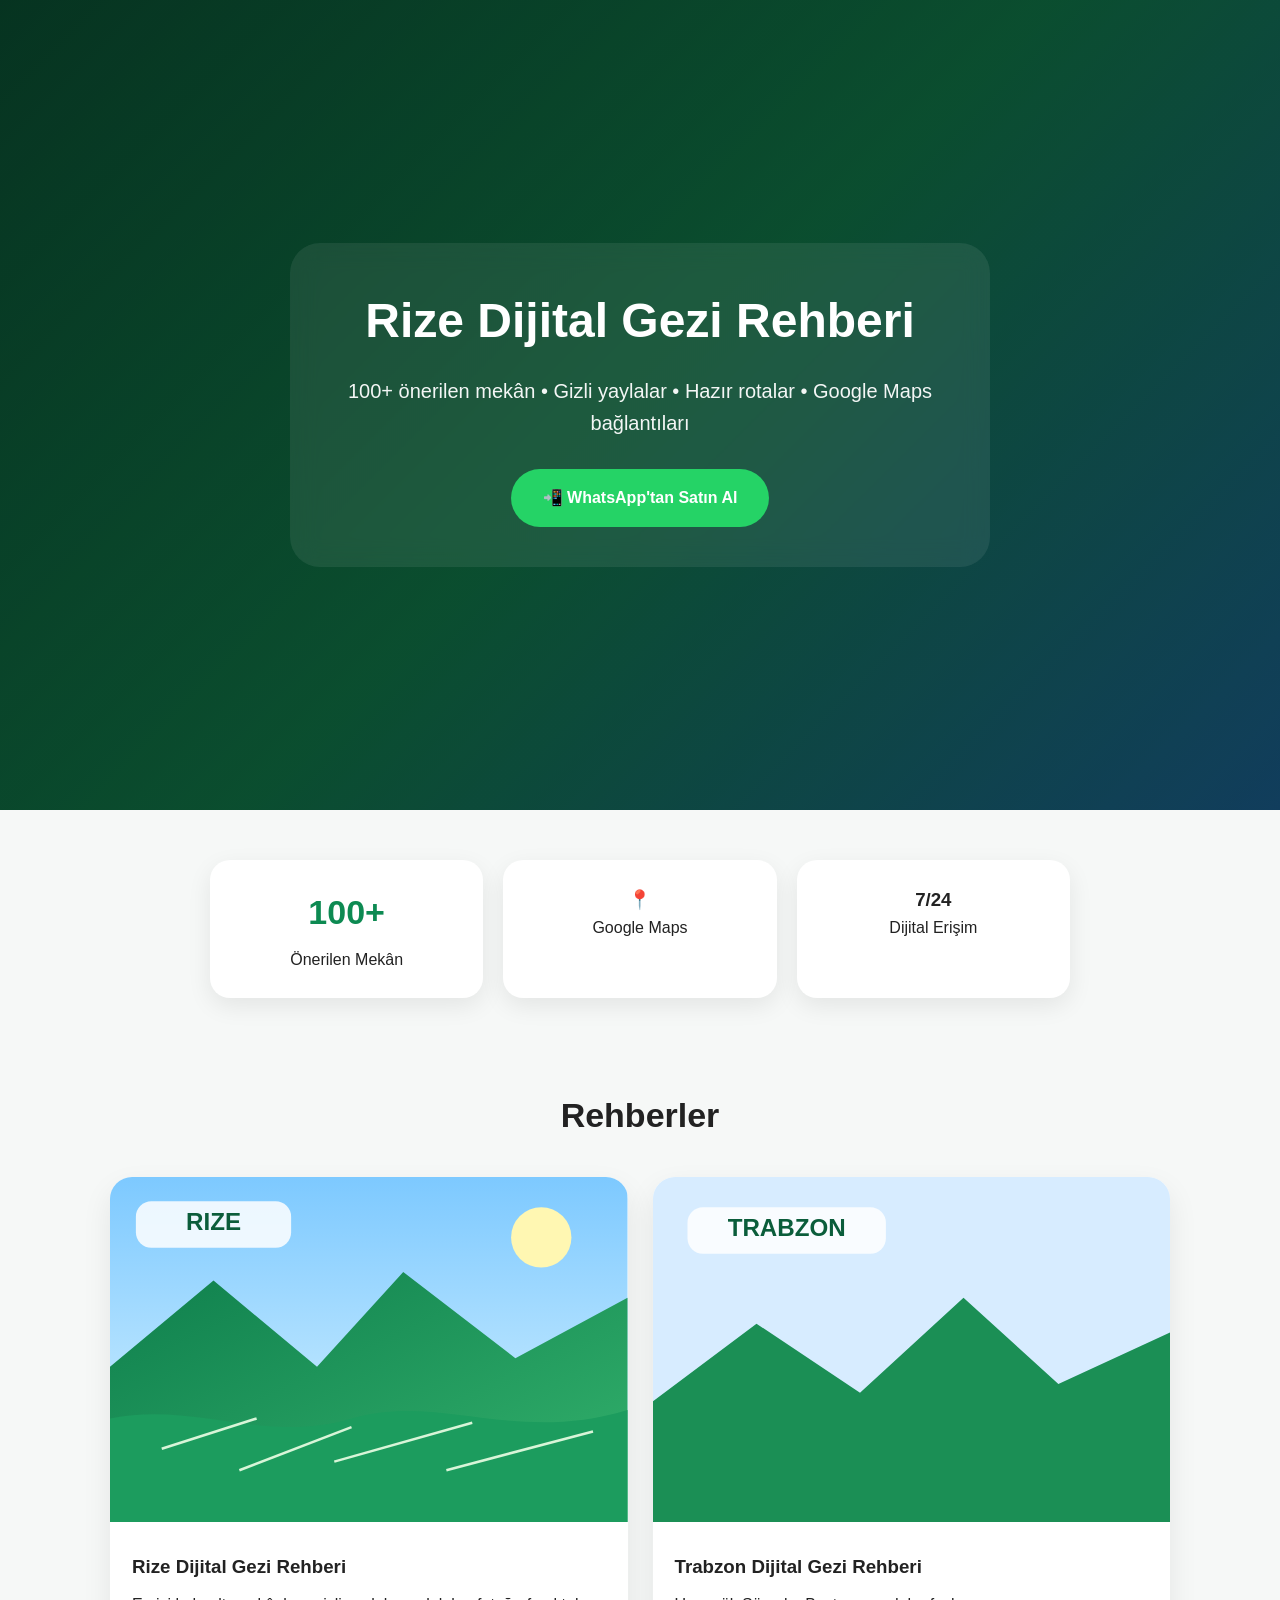
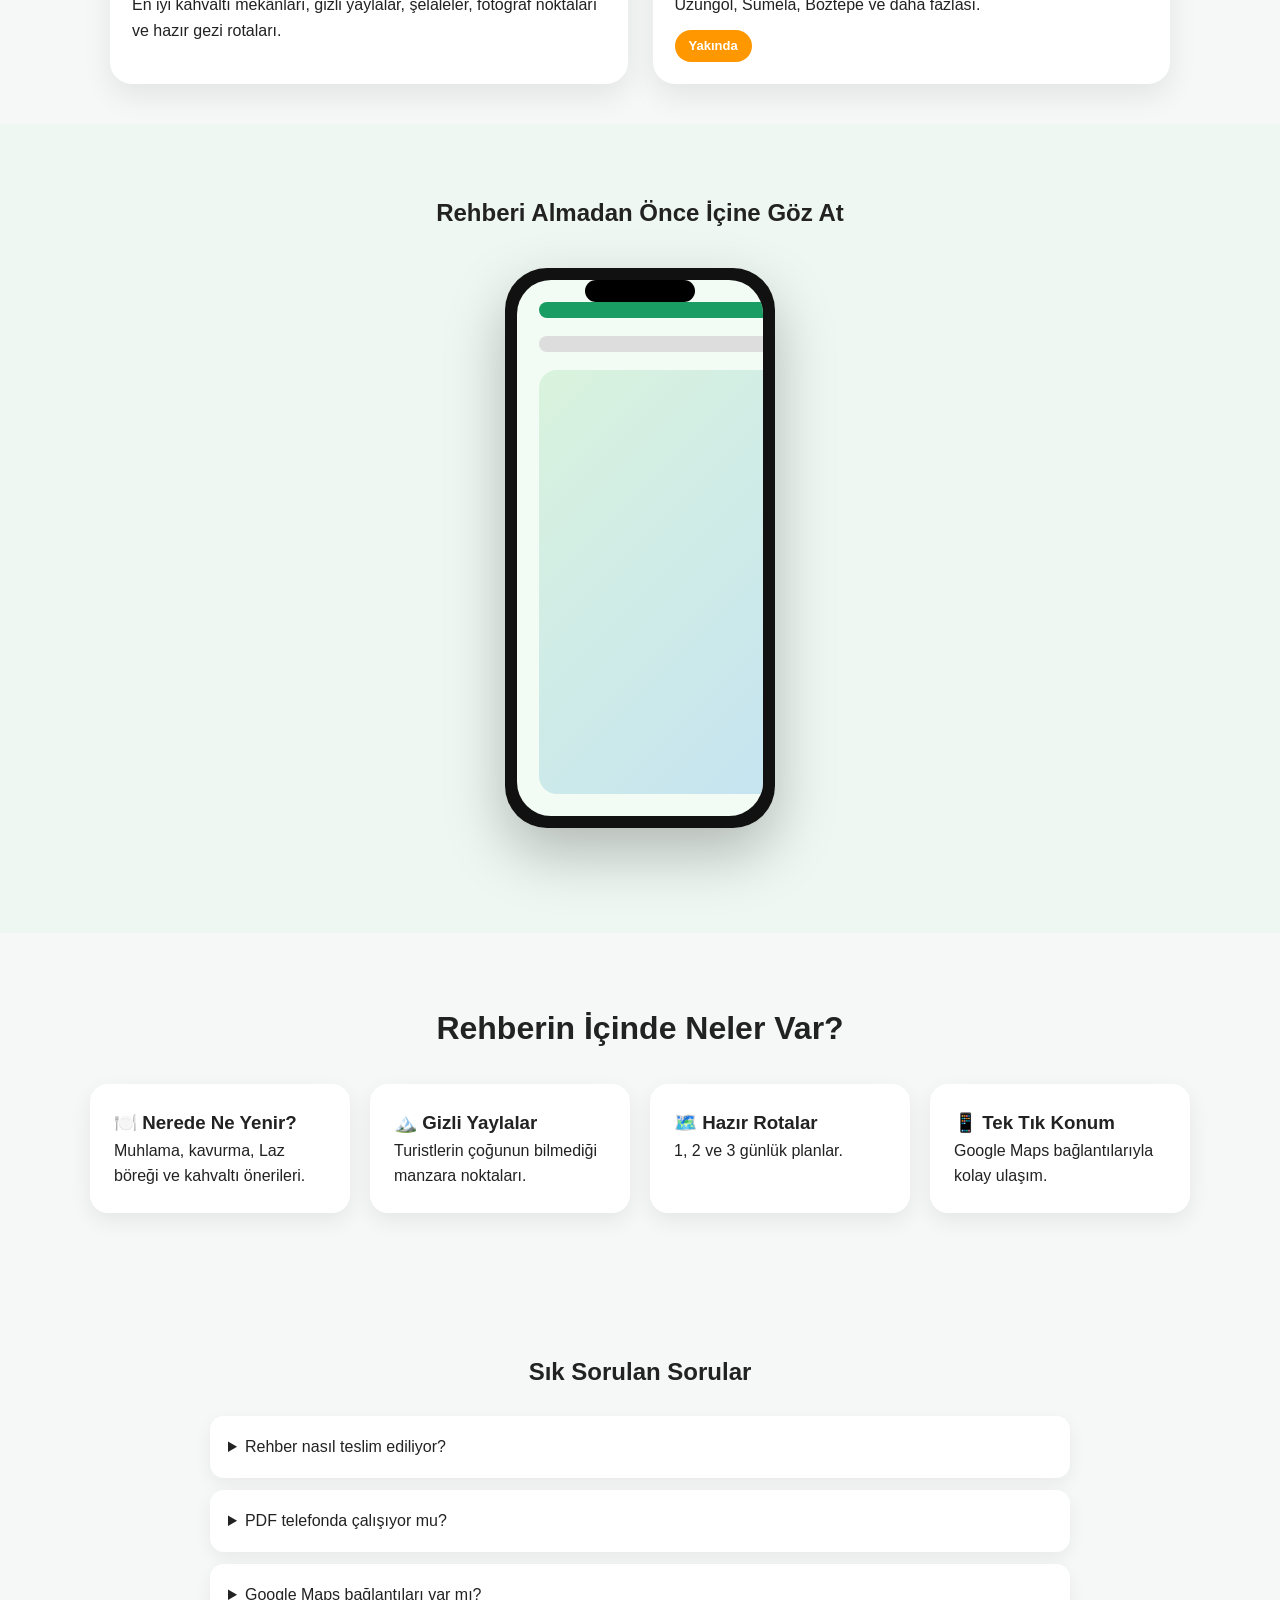
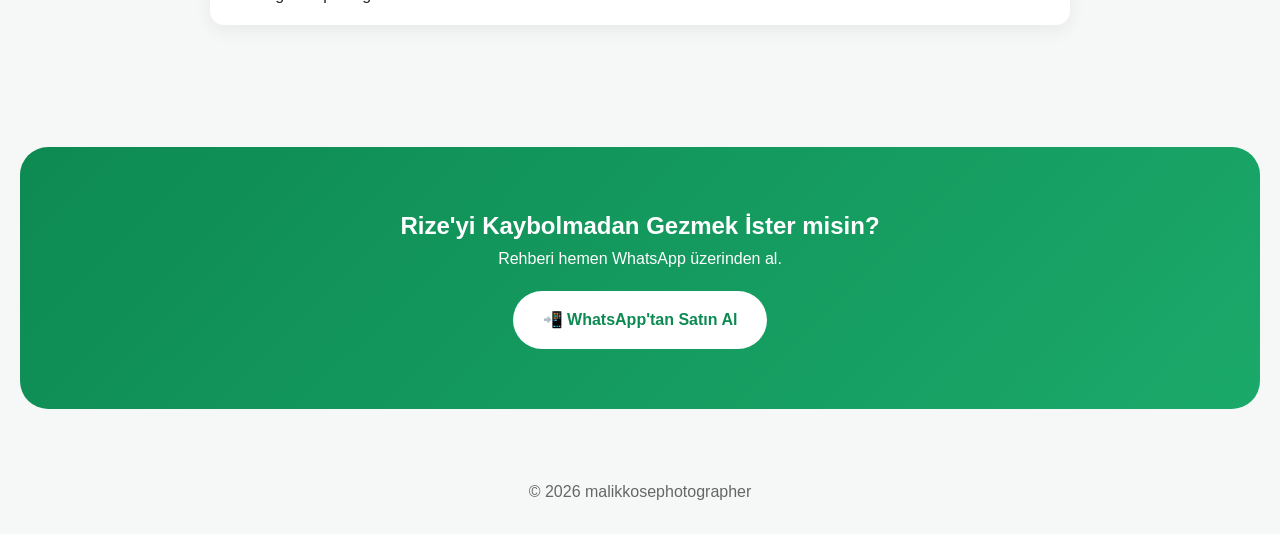
<file: index.html>
<!DOCTYPE html>
<html lang="tr">
<head>
<meta charset="UTF-8">
<meta name="viewport" content="width=device-width, initial-scale=1.0">
<title>Rize Dijital Gezi Rehberi</title>

<style>
*{margin:0;padding:0;box-sizing:border-box}
html{scroll-behavior:smooth}
body{
font-family:Arial,Helvetica,sans-serif;
background:#f6f8f7;
color:#222;
line-height:1.6;
}

.hero{
min-height:90vh;
display:flex;
align-items:center;
justify-content:center;
text-align:center;
padding:30px;
background:
linear-gradient(rgba(0,0,0,.45),rgba(0,0,0,.45)),
linear-gradient(135deg,#0b5d3b,#138d55,#1f6fa8);
color:white;
}

.hero-box{
backdrop-filter:blur(12px);
background:rgba(255,255,255,.08);
padding:40px;
border-radius:30px;
max-width:700px;
}

.hero h1{
font-size:48px;
margin-bottom:15px;
}

.hero p{
font-size:20px;
opacity:.95;
margin-bottom:30px;
}

.hero-btn{
display:inline-block;
background:#25D366;
color:white;
padding:16px 32px;
border-radius:999px;
text-decoration:none;
font-weight:bold;
transition:.3s;
}

.hero-btn:hover{
transform:translateY(-3px);
box-shadow:0 15px 35px rgba(37,211,102,.35);
}

.stats{
display:grid;
grid-template-columns:repeat(auto-fit,minmax(150px,1fr));
gap:20px;
padding:50px 20px;
max-width:900px;
margin:auto;
}

.stat{
background:white;
padding:25px;
border-radius:20px;
text-align:center;
box-shadow:0 8px 25px rgba(0,0,0,.08);
}

.counter{
font-size:34px;
color:#0d8a52;
margin-bottom:8px;
}

.products{
max-width:1100px;
margin:auto;
padding:40px 20px;
}

.products h2{
text-align:center;
font-size:34px;
margin-bottom:35px;
}

.grid{
display:grid;
grid-template-columns:repeat(auto-fit,minmax(300px,1fr));
gap:25px;
}

.card{
background:white;
border-radius:22px;
overflow:hidden;
box-shadow:0 12px 30px rgba(0,0,0,.08);
transition:.3s;
}

.card:hover{
transform:translateY(-6px);
}

.card-content{
padding:22px;
}

.card h3{
margin-bottom:10px;
}

.badge{
display:inline-block;
margin-top:12px;
background:#ff9800;
color:white;
padding:6px 14px;
border-radius:999px;
font-size:13px;
font-weight:bold;
}

.preview{
text-align:center;
padding:70px 20px;
background:#eef7f2;
}

.phone{
width:270px;
height:560px;
margin:35px auto;
background:#111;
border-radius:42px;
padding:12px;
box-shadow:0 25px 60px rgba(0,0,0,.25);
position:relative;
animation:float 4s ease-in-out infinite;
}

@keyframes float{
50%{transform:translateY(-8px)}
}

.notch{
position:absolute;
top:12px;
left:50%;
transform:translateX(-50%);
width:110px;
height:22px;
background:#000;
border-radius:20px;
}

.screen{
width:100%;
height:100%;
overflow:hidden;
border-radius:34px;
background:white;
}

.slides{
display:flex;
width:300%;
height:100%;
animation:slide 12s infinite;
}

.page{
width:100%;
flex:0 0 100%;
padding:22px;
display:flex;
flex-direction:column;
gap:18px;
}

.page:nth-child(1){background:#f3fbf5}
.page:nth-child(2){background:#ffffff}
.page:nth-child(3){background:#eef7ff}

.bar{
height:16px;
background:#ddd;
border-radius:999px;
}

.bar.green{background:#1a9d63}
.bar.blue{background:#2b83d7}
.bar.small{width:60%}
.bar.mid{width:80%}

.map{
flex:1;
border-radius:18px;
background:linear-gradient(135deg,#d9f3dd,#b8d9ff);
display:flex;
align-items:center;
justify-content:center;
font-size:40px;
}

@keyframes slide{
0%,28%{transform:translateX(0)}
33%,61%{transform:translateX(-100%)}
66%,94%{transform:translateX(-200%)}
100%{transform:translateX(0)}
}

.features{
padding:70px 20px;
}

.features h2{
text-align:center;
margin-bottom:30px;
font-size:32px;
}

.feature-grid{
display:grid;
grid-template-columns:repeat(auto-fit,minmax(230px,1fr));
gap:20px;
max-width:1100px;
margin:auto;
}

.feature{
background:white;
padding:24px;
border-radius:18px;
box-shadow:0 8px 22px rgba(0,0,0,.07);
}

.faq{
padding:70px 20px;
max-width:900px;
margin:auto;
}

.faq h2{
text-align:center;
margin-bottom:25px;
}

details{
background:white;
margin:12px 0;
padding:18px;
border-radius:14px;
box-shadow:0 6px 18px rgba(0,0,0,.06);
cursor:pointer;
}

.cta{
margin:40px 20px;
background:linear-gradient(135deg,#0d8a52,#1ba96a);
color:white;
text-align:center;
padding:60px 20px;
border-radius:28px;
}

.cta a{
display:inline-block;
margin-top:20px;
background:white;
color:#0d8a52;
padding:16px 30px;
border-radius:999px;
text-decoration:none;
font-weight:bold;
transition:.3s;
}

.cta a:hover{
transform:translateY(-3px);
}

footer{
text-align:center;
padding:30px;
color:#666;
}

@media(max-width:600px){
.hero h1{font-size:36px}
.hero p{font-size:18px}
}
</style>
</head>

<body>

<header class="hero">
<div class="hero-box">
<h1>Rize Dijital Gezi Rehberi</h1>
<p>100+ önerilen mekân • Gizli yaylalar • Hazır rotalar • Google Maps bağlantıları</p>
<a class="hero-btn" href="https://wa.me/905349329878?text=Merhaba,%20Rize%20Dijital%20Rehberi%20almak%20istiyorum.">📲 WhatsApp'tan Satın Al</a>
</div>
</header>

<section class="stats">
<div class="stat">
<h3 class="counter" data-target="100">0</h3>
<p>Önerilen Mekân</p>
</div>

<div class="stat">
<h3>📍</h3>
<p>Google Maps</p>
</div>

<div class="stat">
<h3>7/24</h3>
<p>Dijital Erişim</p>
</div>
</section>

<section class="products">
<h2>Rehberler</h2>

<div class="grid">

<div class="card">

<svg viewBox="0 0 600 400" width="100%" xmlns="http://www.w3.org/2000/svg">
<defs>
<linearGradient id="sky" x1="0" y1="0" x2="0" y2="1">
<stop offset="0%" stop-color="#7dc9ff"/>
<stop offset="100%" stop-color="#dff6ff"/>
</linearGradient>

<linearGradient id="hill" x1="0" y1="0" x2="1" y2="1">
<stop offset="0%" stop-color="#0f7f4d"/>
<stop offset="100%" stop-color="#34b36d"/>
</linearGradient>
</defs>

<rect width="600" height="400" fill="url(#sky)"/>

<circle cx="500" cy="70" r="35" fill="#fff7b2"/>

<path d="M0 220 L120 120 L240 220 L340 110 L470 210 L600 140 L600 400 L0 400 Z" fill="url(#hill)"/>

<path d="M0 280 C100 260 180 310 280 280 C380 250 470 310 600 270 L600 400 L0 400 Z" fill="#1c9c5e"/>

<g stroke="#d8f5d8" stroke-width="3">
<path d="M60 315 L170 280"/>
<path d="M150 340 L280 290"/>
<path d="M260 330 L420 285"/>
<path d="M390 340 L560 295"/>
</g>

<rect x="30" y="28" rx="18" ry="18" width="180" height="54" fill="rgba(255,255,255,.85)"/>
<text x="120" y="62" text-anchor="middle" font-size="28" font-family="Arial" font-weight="bold" fill="#0b5d3b">RIZE</text>
</svg>

<div class="card-content">
<h3>Rize Dijital Gezi Rehberi</h3>
<p>En iyi kahvaltı mekânları, gizli yaylalar, şelaleler, fotoğraf noktaları ve hazır gezi rotaları.</p>
</div>
</div>

<div class="card">
<svg viewBox="0 0 600 400" width="100%" xmlns="http://www.w3.org/2000/svg">
<rect width="600" height="400" fill="#d7ecff"/>
<path d="M0 260 L120 170 L240 250 L360 140 L470 240 L600 180 L600 400 L0 400 Z" fill="#1b8f55"/>
<rect x="40" y="35" rx="18" ry="18" width="230" height="54" fill="rgba(255,255,255,.85)"/>
<text x="155" y="68" text-anchor="middle" font-size="28" font-family="Arial" font-weight="bold" fill="#0b5d3b">TRABZON</text>
</svg>

<div class="card-content">
<h3>Trabzon Dijital Gezi Rehberi</h3>
<p>Uzungöl, Sümela, Boztepe ve daha fazlası.</p>
<span class="badge">Yakında</span>
</div>
</div>

</div>
</section>

<section class="preview">
<h2>Rehberi Almadan Önce İçine Göz At</h2>

<div class="phone">

<div class="notch"></div>

<div class="screen">

<div class="slides">

<div class="page">
<div class="bar green"></div>
<div class="bar small"></div>
<div class="map">🌿</div>
</div>

<div class="page">
<div class="bar blue"></div>
<div class="bar mid"></div>
<div class="map">📍</div>
</div>

<div class="page">
<div class="bar green"></div>
<div class="bar small"></div>
<div class="map">☁️</div>
</div>

</div>

</div>

</div>
</section>

<section class="features">
<h2>Rehberin İçinde Neler Var?</h2>

<div class="feature-grid">

<div class="feature">
<h3>🍽️ Nerede Ne Yenir?</h3>
<p>Muhlama, kavurma, Laz böreği ve kahvaltı önerileri.</p>
</div>

<div class="feature">
<h3>🏔️ Gizli Yaylalar</h3>
<p>Turistlerin çoğunun bilmediği manzara noktaları.</p>
</div>

<div class="feature">
<h3>🗺️ Hazır Rotalar</h3>
<p>1, 2 ve 3 günlük planlar.</p>
</div>

<div class="feature">
<h3>📱 Tek Tık Konum</h3>
<p>Google Maps bağlantılarıyla kolay ulaşım.</p>
</div>

</div>
</section>

<section class="faq">
<h2>Sık Sorulan Sorular</h2>

<details>
<summary>Rehber nasıl teslim ediliyor?</summary>
<p>Ödeme sonrası WhatsApp üzerinden anında gönderiliyor.</p>
</details>

<details>
<summary>PDF telefonda çalışıyor mu?</summary>
<p>Evet, internet olmasa bile kullanılabilir.</p>
</details>

<details>
<summary>Google Maps bağlantıları var mı?</summary>
<p>Evet, tüm noktalar tek dokunuşla açılır.</p>
</details>

</section>

<section class="cta">
<h2>Rize'yi Kaybolmadan Gezmek İster misin?</h2>
<p>Rehberi hemen WhatsApp üzerinden al.</p>

<a href="https://wa.me/905349329878?text=Merhaba,%20Rize%20Dijital%20Rehberi%20almak%20istiyorum.">
📲 WhatsApp'tan Satın Al
</a>
</section>

<footer>
© 2026 malikkosephotographer
</footer>

<script>
const counters=document.querySelectorAll(".counter");

const observer=new IntersectionObserver(entries=>{
entries.forEach(entry=>{
if(entry.isIntersecting){

const counter=entry.target;
const target=+counter.dataset.target;
let value=0;

const update=()=>{
value+=Math.ceil(target/35);
if(value>target)value=target;
counter.innerText=value+"+";
if(value<target)requestAnimationFrame(update);
};

update();
observer.unobserve(counter);

}
});
});

counters.forEach(c=>observer.observe(c));
</script>

</body>
</html>
</file>
